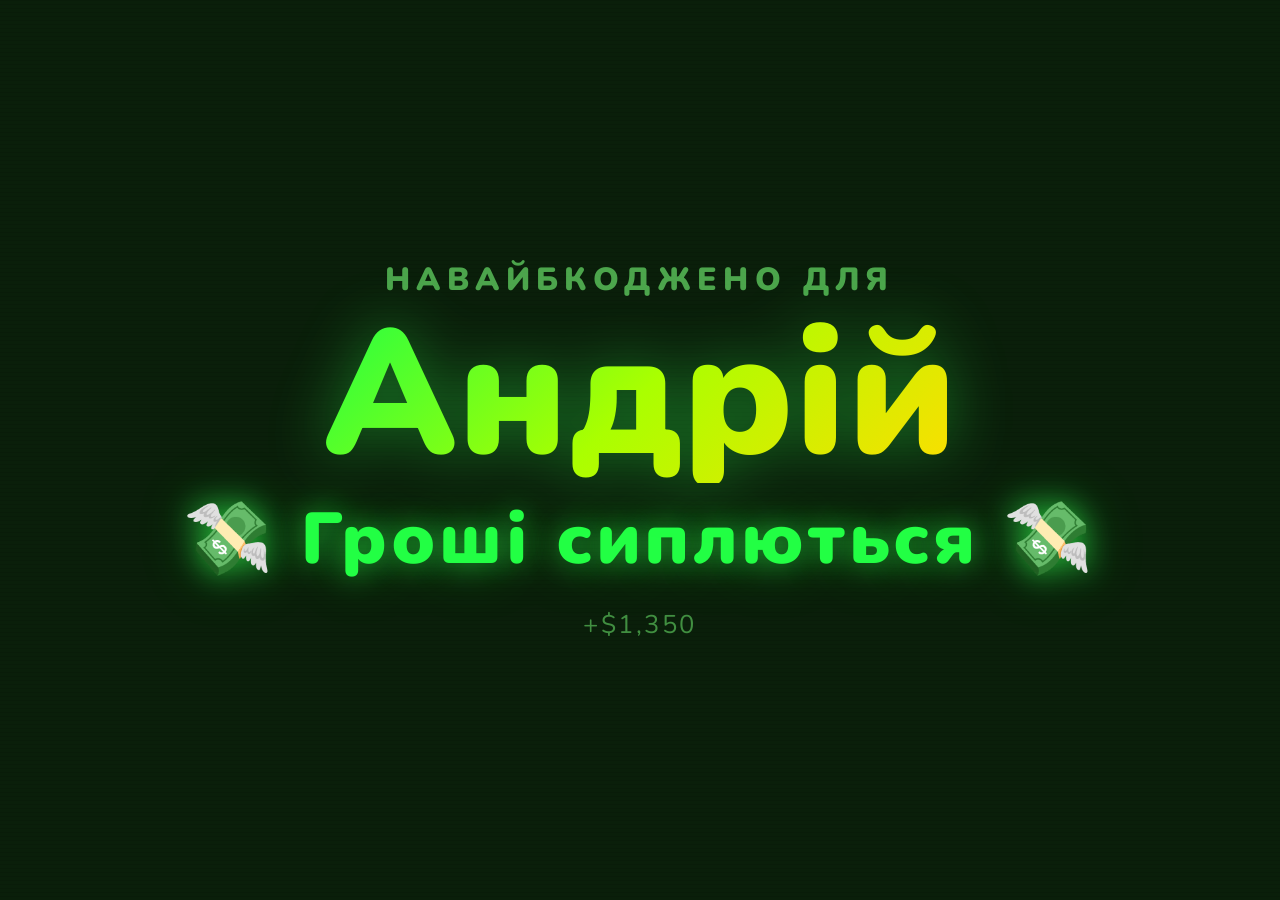
<file: andrii.html>
<!DOCTYPE html>
<html lang="uk">
<head>
  <meta charset="utf-8">
  <meta name="viewport" content="width=device-width, initial-scale=1">
  <title>Гроші Андрія 💸</title>
  <style>
    @import url('https://fonts.googleapis.com/css2?family=Nunito:wght@900&display=swap');

    * { margin: 0; padding: 0; box-sizing: border-box; }

    body {
      background: #0a1f0a;
      min-height: 100vh;
      overflow: hidden;
      display: flex;
      align-items: center;
      justify-content: center;
      font-family: 'Nunito', sans-serif;
    }

    /* ── Falling bills ── */
    .bill {
      position: fixed;
      top: -120px;
      font-size: 3rem;
      animation: fall linear infinite;
      user-select: none;
      filter: drop-shadow(0 0 8px rgba(50,220,50,0.5));
      z-index: 0;
    }

    @keyframes fall {
      0%   { transform: translateY(0) rotate(0deg) scale(1); opacity: 1; }
      80%  { opacity: 1; }
      100% { transform: translateY(115vh) rotate(360deg) scale(0.8); opacity: 0; }
    }

    /* ── Center text ── */
    .center {
      position: relative;
      z-index: 10;
      text-align: center;
      display: flex;
      flex-direction: column;
      align-items: center;
      gap: 0.4em;
      pointer-events: none;
    }

    .label {
      font-size: clamp(1rem, 4vw, 2rem);
      color: rgba(120,255,120,0.6);
      letter-spacing: 0.2em;
      text-transform: uppercase;
      font-weight: 900;
    }

    .name {
      font-size: clamp(4rem, 18vw, 11rem);
      font-weight: 900;
      line-height: 1;
      background: linear-gradient(135deg, #22ff44 0%, #aaff00 50%, #ffdd00 100%);
      -webkit-background-clip: text;
      -webkit-text-fill-color: transparent;
      background-clip: text;
      text-shadow: none;
      filter: drop-shadow(0 0 30px rgba(50,255,80,0.4));
    }

    .sub {
      font-size: clamp(1.5rem, 7vw, 4.5rem);
      font-weight: 900;
      color: #22ff44;
      letter-spacing: 0.05em;
      text-shadow: 0 0 30px rgba(50,255,80,0.6), 0 0 60px rgba(50,255,80,0.3);
    }

    /* green glow pulse on name */
    @keyframes glow {
      0%, 100% { filter: drop-shadow(0 0 20px rgba(50,255,80,0.3)); }
      50%       { filter: drop-shadow(0 0 50px rgba(50,255,80,0.8)); }
    }
    .name { animation: glow 3s ease-in-out infinite; }

    /* ── Scanlines overlay for vibe ── */
    body::after {
      content: '';
      position: fixed;
      inset: 0;
      background: repeating-linear-gradient(
        0deg,
        transparent,
        transparent 3px,
        rgba(0,0,0,0.08) 3px,
        rgba(0,0,0,0.08) 4px
      );
      pointer-events: none;
      z-index: 5;
    }

    /* ── Counter ── */
    .counter {
      margin-top: 0.5em;
      font-size: clamp(0.9rem, 3vw, 1.6rem);
      color: rgba(120,255,120,0.5);
      letter-spacing: 0.1em;
    }
  </style>
</head>
<body>

  <div class="center">
    <div class="label">навайбкоджено для</div>
    <div class="name">Андрій</div>
    <div class="sub">💸 Гроші сиплються 💸</div>
    <div class="counter" id="counter">+$0</div>
  </div>

  <script>
    const BILLS = ['💵','💶','💷','💴','💸','💰','🤑'];

    function randomBetween(a, b) { return a + Math.random() * (b - a); }

    function spawnBill() {
      const el = document.createElement('div');
      el.className = 'bill';
      el.textContent = BILLS[Math.floor(Math.random() * BILLS.length)];

      const size   = randomBetween(1.5, 4.5);
      const left   = randomBetween(-2, 98);
      const dur    = randomBetween(2.5, 6);
      const delay  = randomBetween(0, 3);
      const blur   = Math.random() < 0.3 ? 'blur(1.5px)' : 'none';

      el.style.cssText = `
        left: ${left}vw;
        font-size: ${size}rem;
        animation-duration: ${dur}s;
        animation-delay: ${delay}s;
        filter: drop-shadow(0 0 6px rgba(50,220,50,0.5)) ${blur};
      `;

      document.body.appendChild(el);

      setTimeout(() => el.remove(), (dur + delay) * 1000 + 200);
    }

    // Spawn continuously
    setInterval(spawnBill, 120);
    for (let i = 0; i < 30; i++) spawnBill(); // initial burst

    // Money counter
    let total = 0;
    const rates = [100, 500, 1000, 50, 250, 2000, 777];
    setInterval(() => {
      total += rates[Math.floor(Math.random() * rates.length)];
      document.getElementById('counter').textContent =
        '+$' + total.toLocaleString('en-US');
    }, 300);
  </script>
</body>
</html>
</file>
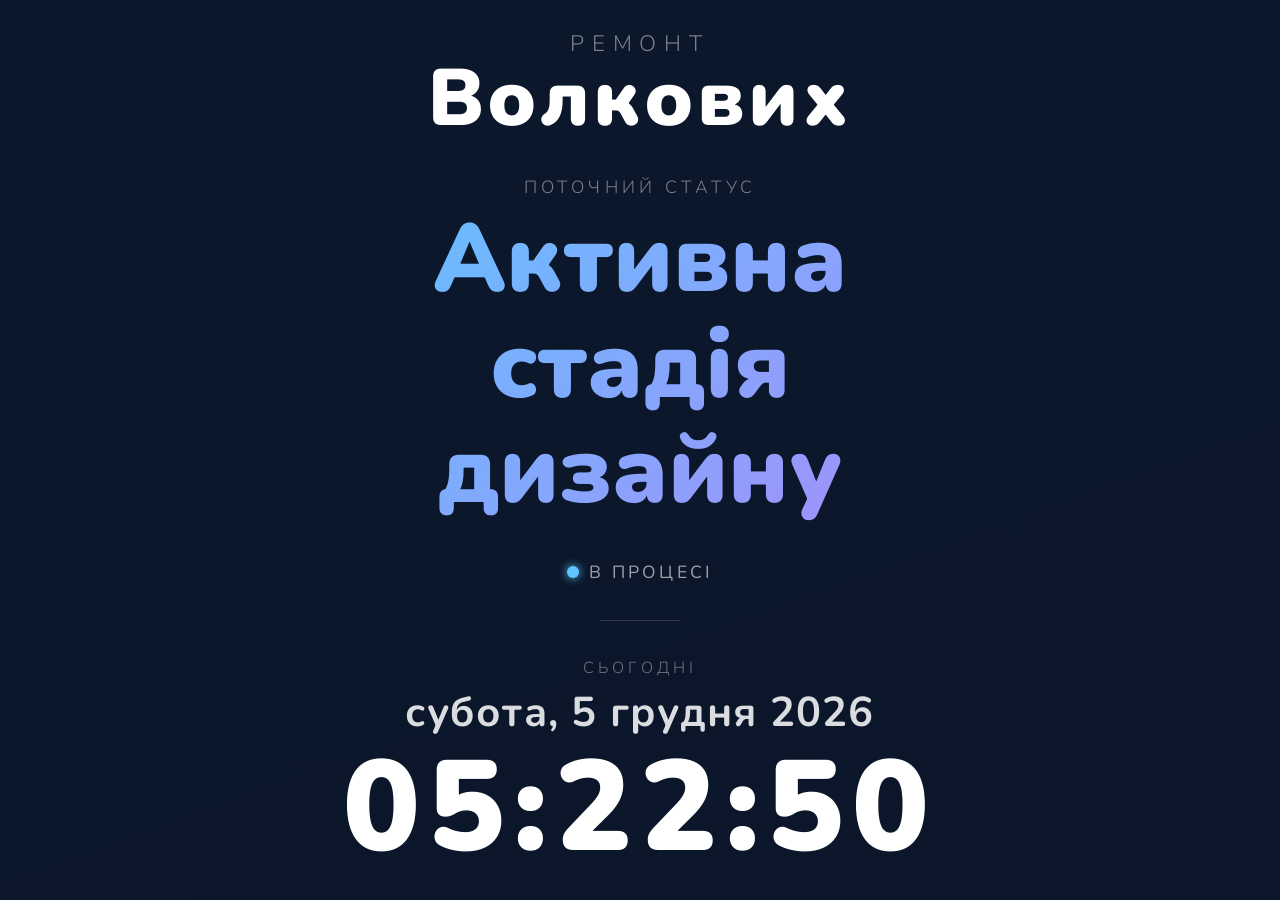
<file: remont.html>
<!DOCTYPE html>
<html lang="uk">
<head>
  <meta charset="utf-8">
  <meta name="viewport" content="width=device-width, initial-scale=1">
  <title>Ремонт Волкових</title>
  <meta name="referrer" content="no-referrer">
  <style>
    @import url('https://fonts.googleapis.com/css2?family=Nunito:wght@300;400;700;900&display=swap');

    * { margin: 0; padding: 0; box-sizing: border-box; }

    body {
      font-family: 'Nunito', sans-serif;
      min-height: 100vh;
      display: flex;
      align-items: center;
      justify-content: center;
      text-align: center;
      background:
        linear-gradient(160deg, rgba(10,20,40,0.55) 0%, rgba(10,20,40,0.7) 100%),
        url('https://m.respublika.kiev.ua/main/static/img/mobile/main/background2.jpg') center/cover no-repeat;
      background-color: #0d1b2e;
      color: #fff;
      padding: 1.5rem;
    }

    .content {
      display: flex;
      flex-direction: column;
      align-items: center;
      gap: clamp(1.4rem, 4vh, 3rem);
      width: 100%;
      max-width: 700px;
    }

    /* ── Header ── */
    .family {
      font-size: clamp(0.9rem, 3vw, 1.4rem);
      font-weight: 300;
      letter-spacing: 0.35em;
      text-transform: uppercase;
      color: rgba(255,255,255,0.45);
    }

    .title {
      font-size: clamp(2.2rem, 8vw, 5rem);
      font-weight: 900;
      color: #fff;
      letter-spacing: 0.04em;
      line-height: 1;
    }

    /* ── Status ── */
    .status-block {
      display: flex;
      flex-direction: column;
      align-items: center;
      gap: 0.5em;
    }

    .status-label {
      font-size: clamp(0.75rem, 2.2vw, 1.1rem);
      font-weight: 300;
      letter-spacing: 0.25em;
      text-transform: uppercase;
      color: rgba(255,255,255,0.45);
    }

    .status {
      font-size: clamp(2.4rem, 9vw, 6rem);
      font-weight: 900;
      line-height: 1.1;
      background: linear-gradient(135deg, #60c4ff 0%, #a78bfa 100%);
      -webkit-background-clip: text;
      -webkit-text-fill-color: transparent;
      background-clip: text;
    }

    /* ── Pulse ── */
    .pulse-row {
      display: flex;
      align-items: center;
      gap: 0.6em;
      color: rgba(255,255,255,0.6);
    }

    .dot {
      width: 12px;
      height: 12px;
      border-radius: 50%;
      background: #60c4ff;
      box-shadow: 0 0 10px #60c4ff;
      animation: pulse 2s ease-in-out infinite;
      flex-shrink: 0;
    }

    @keyframes pulse {
      0%, 100% { transform: scale(1); opacity: 1; }
      50% { transform: scale(1.5); opacity: 0.4; }
    }

    .pulse-text {
      font-size: clamp(0.8rem, 2.2vw, 1.1rem);
      letter-spacing: 0.18em;
      text-transform: uppercase;
    }

    /* ── Divider ── */
    .divider {
      width: 80px;
      height: 1px;
      background: rgba(255,255,255,0.15);
    }

    /* ── Date & Time ── */
    .datetime {
      display: flex;
      flex-direction: column;
      align-items: center;
      gap: 0.15em;
    }

    .dt-label {
      font-size: clamp(0.75rem, 2vw, 1rem);
      font-weight: 300;
      letter-spacing: 0.25em;
      text-transform: uppercase;
      color: rgba(255,255,255,0.4);
      margin-bottom: 0.2em;
    }

    #date {
      font-size: clamp(1.2rem, 4.5vw, 2.6rem);
      font-weight: 700;
      color: rgba(255,255,255,0.85);
      letter-spacing: 0.03em;
    }

    #time {
      font-size: clamp(3.5rem, 14vw, 8rem);
      font-weight: 900;
      color: #fff;
      letter-spacing: 0.06em;
      font-variant-numeric: tabular-nums;
      line-height: 1;
    }
  </style>
</head>
<body>
  <div class="content">

    <div>
      <div class="family">Ремонт</div>
      <div class="title">Волкових</div>
    </div>

    <div class="status-block">
      <div class="status-label">Поточний статус</div>
      <div class="status">Активна стадія<br>дизайну</div>
    </div>

    <div class="pulse-row">
      <div class="dot"></div>
      <div class="pulse-text">В процесі</div>
    </div>

    <div class="divider"></div>

    <div class="datetime">
      <div class="dt-label">Сьогодні</div>
      <div id="date">—</div>
      <div id="time">—</div>
    </div>

  </div>

  <script>
    const MONTHS = ['січня','лютого','березня','квітня','травня','червня',
                    'липня','серпня','вересня','жовтня','листопада','грудня'];
    const DAYS   = ['неділя','понеділок','вівторок','середа','четвер',"п'ятниця",'субота'];

    function pad(n) { return String(n).padStart(2, '0'); }

    function tick() {
      const d = new Date();
      document.getElementById('date').textContent =
        DAYS[d.getDay()] + ', ' + d.getDate() + ' ' + MONTHS[d.getMonth()] + ' ' + d.getFullYear();
      document.getElementById('time').textContent =
        pad(d.getHours()) + ':' + pad(d.getMinutes()) + ':' + pad(d.getSeconds());
    }

    tick();
    setInterval(tick, 1000);
  </script>
</body>
</html>
</file>
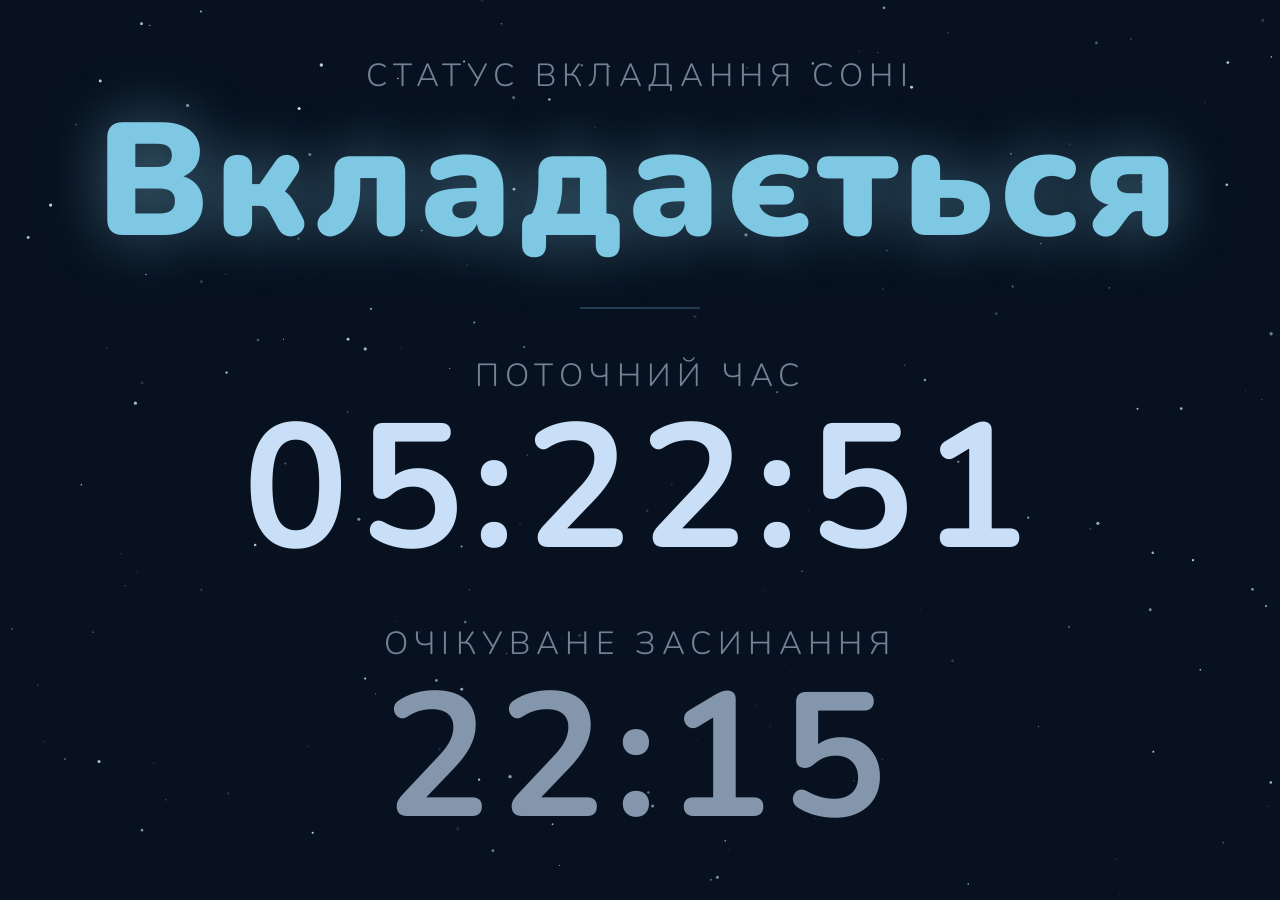
<file: soni.html>
<!DOCTYPE html>
<html lang="uk">
<head>
  <meta charset="utf-8">
  <meta name="viewport" content="width=device-width, initial-scale=1">
  <title>Соня</title>
  <style>
    @import url('https://fonts.googleapis.com/css2?family=Nunito:wght@300;700;900&display=swap');

    * { margin: 0; padding: 0; box-sizing: border-box; }

    body {
      font-family: 'Nunito', sans-serif;
      background: #07111f;
      color: #c8dff7;
      min-height: 100vh;
      display: flex;
      flex-direction: column;
      align-items: center;
      justify-content: center;
      text-align: center;
      overflow: hidden;
    }

    /* Stars */
    canvas {
      position: fixed;
      top: 0; left: 0;
      width: 100%; height: 100%;
      z-index: 0;
    }

    .content {
      position: relative;
      z-index: 1;
      display: flex;
      flex-direction: column;
      align-items: center;
      gap: clamp(1.5rem, 5vh, 3.5rem);
      padding: 2rem;
    }

    .label {
      font-size: clamp(1rem, 3.5vw, 2rem);
      font-weight: 300;
      letter-spacing: 0.2em;
      text-transform: uppercase;
      opacity: 0.55;
    }

    .status {
      font-size: clamp(3rem, 14vw, 10rem);
      font-weight: 900;
      color: #7ec8e3;
      text-shadow: 0 0 60px rgba(126,200,227,0.45);
      letter-spacing: 0.03em;
      line-height: 1;
    }

    .divider {
      width: clamp(40px, 15vw, 120px);
      height: 2px;
      background: rgba(126,200,227,0.25);
      border-radius: 1px;
    }

    .time-block {
      display: flex;
      flex-direction: column;
      align-items: center;
      gap: 0.3em;
    }

    .time-value {
      font-size: clamp(3.5rem, 16vw, 11rem);
      font-weight: 700;
      letter-spacing: 0.05em;
      font-variant-numeric: tabular-nums;
      line-height: 1;
    }

    #current-time { color: #c8dff7; }
    #expected-time { color: rgba(200,223,247,0.65); }
  </style>
</head>
<body>
  <canvas id="sky"></canvas>

  <div class="content">
    <div class="time-block">
      <div class="label">Статус вкладання Соні</div>
      <div class="status" id="status">Вкладається</div>
    </div>

    <div class="divider"></div>

    <div class="time-block">
      <div class="label">Поточний час</div>
      <div class="time-value" id="current-time">—</div>
    </div>

    <div class="time-block">
      <div class="label">Очікуване засинання</div>
      <div class="time-value" id="expected-time">22:15</div>
    </div>
  </div>

  <script>
    // ── Stars ────────────────────────────────────────────────────────
    const canvas = document.getElementById('sky');
    const ctx = canvas.getContext('2d');
    let stars = [];

    function resize() {
      canvas.width  = window.innerWidth;
      canvas.height = window.innerHeight;
    }

    function initStars() {
      stars = [];
      const count = Math.floor((canvas.width * canvas.height) / 6000);
      for (let i = 0; i < count; i++) {
        stars.push({
          x: Math.random() * canvas.width,
          y: Math.random() * canvas.height,
          r: Math.random() * 1.4 + 0.3,
          alpha: Math.random(),
          speed: 0.003 + Math.random() * 0.008,
          dir: Math.random() < 0.5 ? 1 : -1
        });
      }
    }

    function drawStars() {
      ctx.clearRect(0, 0, canvas.width, canvas.height);
      for (const s of stars) {
        s.alpha += s.speed * s.dir;
        if (s.alpha >= 1) { s.alpha = 1; s.dir = -1; }
        if (s.alpha <= 0) { s.alpha = 0; s.dir =  1; }
        ctx.beginPath();
        ctx.arc(s.x, s.y, s.r, 0, Math.PI * 2);
        ctx.fillStyle = `rgba(200,223,247,${s.alpha})`;
        ctx.fill();
      }
      requestAnimationFrame(drawStars);
    }

    window.addEventListener('resize', () => { resize(); initStars(); });
    resize();
    initStars();
    drawStars();

    // ── Clock & status ───────────────────────────────────────────────
    const SLEEP_H = 22, SLEEP_M = 15;

    function pad(n) { return String(n).padStart(2, '0'); }

    function tick() {
      const d = new Date();
      document.getElementById('current-time').textContent =
        pad(d.getHours()) + ':' + pad(d.getMinutes()) + ':' + pad(d.getSeconds());

      const nowMin = d.getHours() * 60 + d.getMinutes();
      const sleepMin = SLEEP_H * 60 + SLEEP_M;
      document.getElementById('status').textContent =
        nowMin >= sleepMin ? 'Спить' : 'Вкладається';
    }

    tick();
    setInterval(tick, 1000);
  </script>
</body>
</html>
</file>
